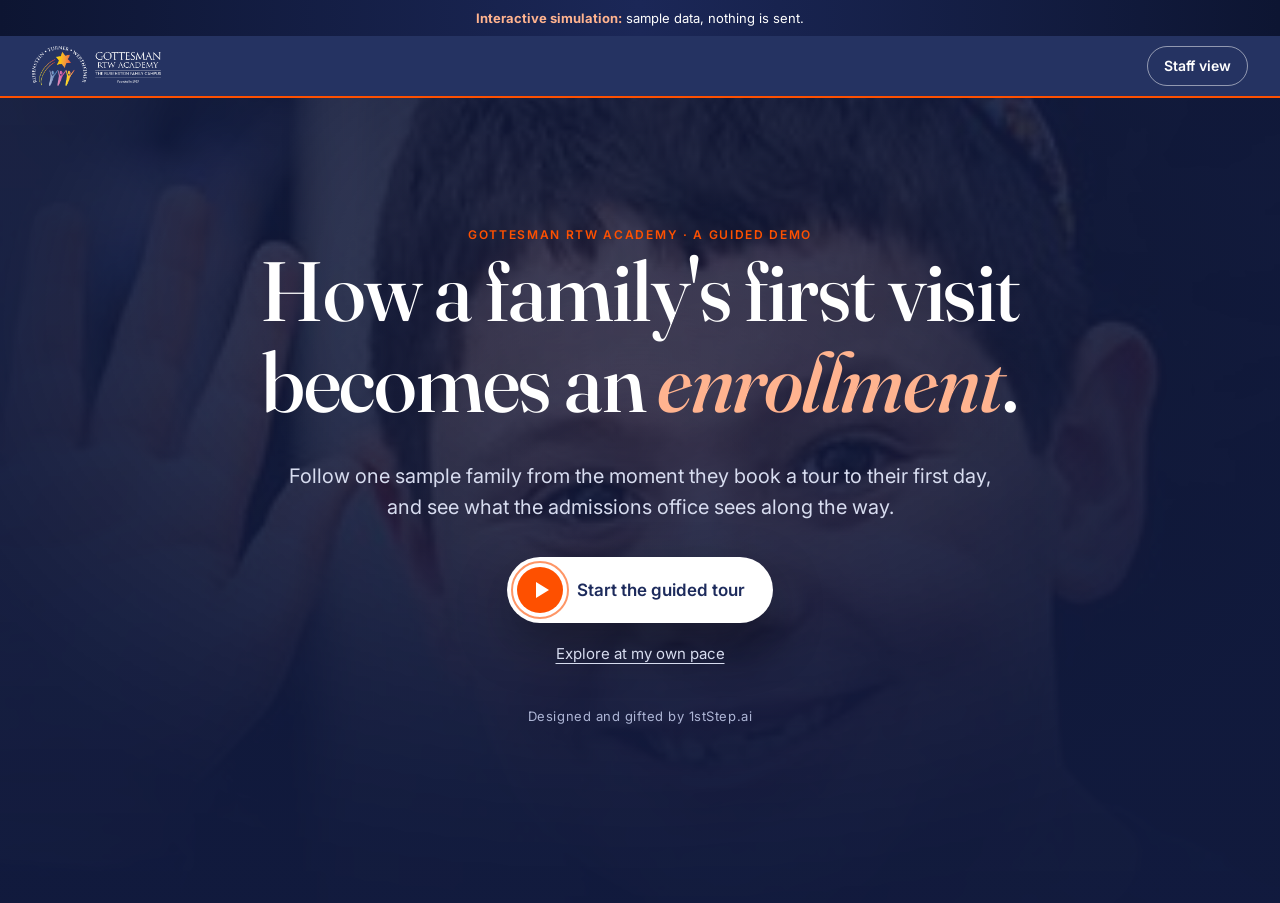
<file: simulation.html>
<!DOCTYPE html><html lang="en"><head><meta charset="utf-8"><meta name="viewport" content="width=device-width,initial-scale=1,viewport-fit=cover">
<meta name="robots" content="noindex,nofollow"><title>How a family's first visit becomes an enrollment · Gottesman RTW Academy (Simulation)</title>
<meta name="description" content="An interactive simulation of tour booking and follow-up for Gottesman RTW Academy, using sample data. Nothing is sent.">
<meta name="theme-color" content="#111a3d"><link rel="icon" href="img/logo.png">
<link rel="preconnect" href="https://fonts.googleapis.com"><link rel="preconnect" href="https://fonts.gstatic.com" crossorigin>
<link href="https://fonts.googleapis.com/css2?family=Fraunces:ital,opsz,wght@0,9..144,400..700;1,9..144,400..600&family=Inter:wght@400;500;600;700&display=swap" rel="stylesheet">
<link rel="stylesheet" href="css/sim2.css"></head><body>
<div class="banner" role="status"><b>Interactive simulation:</b> sample data, nothing is sent.</div>
<header class="bar"><a class="logo" href="index.html" aria-label="Back to the website concept"><img src="img/logo.png" alt="Gottesman RTW Academy" width="129" height="40"></a>
<ol class="days" id="days" aria-label="Timeline"><li>Day 0</li><li>Day 1</li><li>Tour day</li><li>+3 days</li><li>Spring</li></ol>
<button class="staff" id="staffBtn" type="button">Staff view</button></header>
<main id="main"><div class="stage" id="stage" aria-live="polite"></div></main>
<div class="dock" id="dock" hidden><p class="cap" id="cap"></p><div class="ctl">
<button class="ib" id="prev" type="button" aria-label="Previous step">‹</button>
<button class="play" id="play" type="button" aria-label="Pause guided tour"><span class="pi"></span><span class="pl">Pause</span></button>
<button class="ib" id="next" type="button" aria-label="Next step">›</button>
<div class="pips" id="pips"></div></div></div>
<aside class="drawer" id="drawer" aria-hidden="true" aria-label="Family details"><div class="dh"><div><span class="eb">Family detail · sample</span><h3 id="dname"></h3><p id="dmeta"></p></div><button class="ib" id="dclose" type="button" aria-label="Close">×</button></div><ol class="hist" id="dhist"></ol></aside>
<div class="scrim" id="scrim"></div>
<script src="js/sim2.js"></script></body></html>
</file>
<file: css/sim2.css>
:root{--or:#FE5000;--or2:#ff7a3d;--navy:#1d2b5c;--navy2:#111a3d;--ink:#1a1f33;--mut:#5f6680;--cream:#f7f2ea;--bg:#fbf8f4;--line:#ebe5dc;--blue:#0a84ff;--ease:cubic-bezier(.22,1,.36,1);--sh:0 30px 80px rgba(17,26,61,.18)}
*{box-sizing:border-box}html,body{margin:0;overflow-x:hidden}
body{font:400 16px/1.55 Inter,system-ui,sans-serif;color:var(--ink);background:var(--bg);-webkit-font-smoothing:antialiased}
h1,h2,h3{font-family:Fraunces,Georgia,serif;color:var(--navy);line-height:1.08;letter-spacing:-.015em;margin:0 0 .4em;font-weight:600}
button{font:inherit;cursor:pointer}
.eb{display:inline-block;font:600 12px Inter,sans-serif;letter-spacing:.14em;text-transform:uppercase;color:var(--or)}
.lk{color:var(--blue);text-decoration:underline;text-underline-offset:2px;cursor:default}
/* banner + bar: banner is the very first element, sticky at 0, so there is no gap above it */
.banner{position:sticky;top:0;z-index:60;margin:0;background:linear-gradient(90deg,#0d1532,#1b2757,#0d1532);color:#fff;text-align:center;font-size:13px;padding:8px 14px}
.banner b{color:#ffb38f}
.bar{position:sticky;top:35px;z-index:55;display:flex;align-items:center;gap:18px;padding:10px clamp(14px,3vw,32px);background:rgba(29,43,92,.96);backdrop-filter:blur(10px);border-bottom:2px solid var(--or)}
.logo img{display:block;height:40px;width:auto}
.days{flex:1;display:flex;list-style:none;margin:0 auto;padding:0;max-width:620px;position:relative;counter-reset:d}
.days:before{content:"";position:absolute;left:10%;right:10%;top:7px;height:2px;background:rgba(255,255,255,.18)}
.days:after{content:"";position:absolute;left:10%;top:7px;height:2px;width:calc(var(--p,0)*80%);background:var(--or);transition:width .9s var(--ease)}
.days li{flex:1;text-align:center;color:#aeb6d6;font-size:12px;font-weight:600;padding-top:20px;position:relative;transition:color .4s;white-space:nowrap}
.days li:before{content:"";position:absolute;top:2px;left:50%;width:12px;height:12px;margin-left:-6px;border-radius:50%;background:#2c3a6e;border:2px solid #4a5891;z-index:1;transition:all .5s var(--ease)}
.days li.done{color:#dfe3f3}.days li.done:before{background:var(--or);border-color:var(--or)}
.days li.on{color:#fff}.days li.on:before{background:#fff;border-color:var(--or);box-shadow:0 0 0 5px rgba(254,80,0,.3);transform:scale(1.15)}
.staff{border:1.5px solid rgba(255,255,255,.5);background:transparent;color:#fff;border-radius:999px;padding:8px 16px;font-weight:600;font-size:14px}
.staff:hover,.staff.on{background:#fff;color:var(--navy)}
/* stage */
.stage{min-height:calc(100vh - 100px);padding:clamp(28px,5vw,64px) clamp(16px,4vw,48px) 150px}
.scene{max-width:1180px;margin:0 auto;display:grid;grid-template-columns:minmax(0,.85fr) minmax(0,1.15fr);gap:clamp(28px,5vw,72px);align-items:center}
.copy h2{font-size:clamp(30px,4.2vw,52px)}
.copy p{font-size:clamp(16px,1.5vw,19px);color:var(--mut);max-width:30em}
.copy .when{display:inline-flex;gap:8px;align-items:center;background:#fff;border:1px solid var(--line);border-radius:999px;padding:6px 14px;font-size:13px;font-weight:600;color:var(--navy);margin-bottom:18px}
.copy .when i{width:8px;height:8px;border-radius:50%;background:var(--or);box-shadow:0 0 0 4px rgba(254,80,0,.18)}
.devs{position:relative;display:flex;gap:24px;justify-content:center;align-items:center;flex-wrap:wrap;min-width:0}
/* reveal choreography */
.q{opacity:0;transform:translateY(18px);transition:opacity .7s var(--ease),transform .7s var(--ease)}
.q.in{opacity:1;transform:none}
.q.pop{transform:translateY(10px) scale(.96)}.q.pop.in{transform:none}
/* hero */
.hero{position:relative;margin:calc(-1*clamp(28px,5vw,64px)) calc(-1*clamp(16px,4vw,48px)) -150px;min-height:calc(100vh - 95px);display:grid;place-items:center;text-align:center;color:#fff;overflow:hidden;padding:60px 20px 80px}
.hero img{position:absolute;inset:0;width:100%;height:100%;object-fit:cover;transform:scale(1.08);animation:kb 24s ease-out forwards}
.hero:before{content:"";position:absolute;inset:0;z-index:1;background:radial-gradient(ellipse at 50% 40%,rgba(17,26,61,.55),rgba(17,26,61,.92) 75%),linear-gradient(180deg,rgba(17,26,61,.3),rgba(17,26,61,.95))}
.hero>div{position:relative;z-index:2;max-width:880px}
.hero h1{color:#fff;font-size:clamp(38px,6.6vw,84px);font-weight:500}
.hero h1 em{color:#ffb38f;font-style:italic}
.hero p{font-size:clamp(16px,1.8vw,20px);color:#d7dcef;max-width:36em;margin:0 auto 34px}
.start{display:inline-flex;align-items:center;gap:14px;border:0;border-radius:999px;padding:10px 28px 10px 10px;background:#fff;color:var(--navy);font-weight:600;font-size:17px;box-shadow:0 20px 50px rgba(0,0,0,.35);transition:transform .3s var(--ease),box-shadow .3s}
.start:hover{transform:translateY(-3px);box-shadow:0 26px 60px rgba(0,0,0,.45)}
.start span{width:46px;height:46px;border-radius:50%;background:var(--or);display:grid;place-items:center;position:relative}
.start span:before{content:"";border-left:13px solid #fff;border-top:8px solid transparent;border-bottom:8px solid transparent;margin-left:4px}
.start span:after{content:"";position:absolute;inset:-6px;border-radius:50%;border:2px solid rgba(254,80,0,.6);animation:ring 2.2s infinite}
.alt{display:block;margin:18px auto 0;background:none;border:0;color:#d7dcef;text-decoration:underline;text-underline-offset:4px;font-size:15px}
.hero .gift{margin-top:40px;font-size:13px;color:#aeb6d6;letter-spacing:.04em}
@keyframes kb{to{transform:scale(1)}}@keyframes ring{0%{transform:scale(.9);opacity:1}100%{transform:scale(1.5);opacity:0}}
/* iPhone */
.phone{width:min(300px,82vw);aspect-ratio:300/610;background:#0b0b0f;border-radius:48px;padding:11px;box-shadow:var(--sh),inset 0 0 0 2px #2a2a32,0 0 0 1px #000;position:relative;flex:none}
.phone:before{content:"";position:absolute;top:21px;left:50%;width:92px;height:26px;margin-left:-46px;background:#000;border-radius:20px;z-index:3}
.scr{height:100%;background:#fff;border-radius:38px;overflow:hidden;display:flex;flex-direction:column;font-family:-apple-system,"SF Pro Text",Inter,sans-serif}
.sb{display:flex;justify-content:space-between;padding:15px 26px 0;font-size:13px;font-weight:600;height:44px;flex:none}
.sb i{font-style:normal;letter-spacing:1px;font-size:11px}
.th{text-align:center;padding:4px 0 8px;border-bottom:1px solid #eee;background:#f7f7f9;flex:none}
.th .av{width:40px;height:40px;border-radius:50%;margin:0 auto 3px;background:linear-gradient(135deg,var(--navy),#3a4c8f);color:#fff;display:grid;place-items:center;font:600 14px Inter}
.th b{font-size:11.5px;font-weight:500;color:#222}
.ms{flex:1;overflow:hidden;padding:10px 10px;display:flex;flex-direction:column;gap:5px;justify-content:flex-start}
.ts{text-align:center;font-size:10px;color:#8e8e93;margin:4px 0}
.bb{max-width:80%;padding:7px 11px;border-radius:17px;font-size:12.5px;line-height:1.35;background:#e9e9eb;color:#111;align-self:flex-start;border-bottom-left-radius:5px}
.bb.me{background:var(--blue);color:#fff;align-self:flex-end;border-bottom-left-radius:17px;border-bottom-right-radius:5px}
.bb .lk{color:inherit}.bb.me .lk{color:#fff}
.bb.card{padding:0;overflow:hidden;background:#e9e9eb}.bb.card div{height:70px;background:center/cover}.bb.card p{margin:0;padding:7px 11px;font-size:11.5px}.bb.card small{display:block;color:#666}
.typ{align-self:flex-start;background:#e9e9eb;border-radius:17px;padding:9px 12px;display:flex;gap:4px}
.typ i{width:7px;height:7px;border-radius:50%;background:#9a9aa0;animation:tp 1.2s infinite}.typ i:nth-child(2){animation-delay:.15s}.typ i:nth-child(3){animation-delay:.3s}
@keyframes tp{0%,60%,100%{transform:none;opacity:.5}30%{transform:translateY(-3px);opacity:1}}
.inp{margin:6px 10px 14px;border:1px solid #ddd;border-radius:18px;padding:6px 12px;font-size:12px;color:#aaa;flex:none}
.dread{align-self:flex-end;font-size:9.5px;color:#8e8e93;margin-top:-2px}
/* phone web booking */
.web{flex:1;padding:12px 16px;background:var(--bg);font-family:Inter,sans-serif;overflow:hidden}
.web .url{font-size:10.5px;text-align:center;background:#eee;border-radius:9px;padding:5px;color:#555;margin-bottom:12px}
.web h4{font:600 17px Fraunces,serif;color:var(--navy);margin:0 0 10px}
.web .chips{display:flex;gap:5px;flex-wrap:wrap;margin-bottom:10px}
.web .chips span{border:1px solid var(--line);background:#fff;border-radius:10px;padding:6px 8px;font-size:11px;transition:all .3s}
.web .chips span.on{background:var(--navy);color:#fff;border-color:var(--navy)}
.web label{display:block;font-size:10.5px;color:var(--mut);margin-top:8px}
.web .f{background:#fff;border:1px solid var(--line);border-radius:9px;padding:7px 9px;font-size:12px;min-height:30px}
.web .f.on{border-color:var(--or);box-shadow:0 0 0 3px rgba(254,80,0,.15)}
.web .go{margin-top:14px;background:var(--or);color:#fff;text-align:center;border-radius:999px;padding:10px;font-weight:600;font-size:13px;transition:transform .2s}
.web .go.press{transform:scale(.95)}
.web .ok{text-align:center;padding-top:40px}.web .ok b{display:grid;place-items:center;width:64px;height:64px;margin:0 auto 14px;border-radius:50%;background:#e8f6ee;color:#1f9d55;font-size:30px}
/* mail */
.mail{width:min(560px,100%);background:#fff;border-radius:14px;box-shadow:var(--sh);overflow:hidden;border:1px solid #e3e3e8;font-family:-apple-system,Inter,sans-serif}
.mtb{height:38px;background:linear-gradient(#f6f6f8,#ececf0);border-bottom:1px solid #ddd;display:flex;align-items:center;gap:7px;padding:0 14px}
.mtb i{width:12px;height:12px;border-radius:50%;background:#ff5f57}.mtb i:nth-child(2){background:#febc2e}.mtb i:nth-child(3){background:#28c840}
.mtb span{flex:1;text-align:center;font-size:12px;color:#666;margin-right:50px}
.mhd{padding:16px 22px;border-bottom:1px solid #eee;display:flex;gap:12px}
.mhd .av{width:40px;height:40px;flex:none;border-radius:50%;background:var(--navy);color:#fff;display:grid;place-items:center;font:600 13px Inter}
.mhd b{display:block;font-size:14px}.mhd small{color:#777;font-size:12px;display:block}
.mhd h4{margin:6px 0 0;font:600 16px Inter,sans-serif;color:#111}
.mbd{padding:18px 22px 22px;font-size:14px;color:#333}
.mbd p{margin:0 0 12px}
.ics{display:flex;gap:14px;align-items:center;border:1px solid #e5e5ea;border-radius:12px;padding:12px;margin:14px 0;background:#fafafc}
.cal{width:58px;flex:none;border-radius:10px;overflow:hidden;text-align:center;background:#fff;box-shadow:0 2px 8px rgba(0,0,0,.08)}
.cal small{display:block;background:#ff3b30;color:#fff;font-size:10px;font-weight:700;letter-spacing:.08em;padding:3px 0}
.cal b{display:block;font-size:24px;font-weight:600;padding:4px 0;color:#111}
.ics strong{display:block;font-size:14px}.ics span{font-size:12.5px;color:#666}
.pill{display:inline-block;margin-top:6px;border-radius:999px;background:var(--navy);color:#fff;padding:5px 12px;font-size:12px;font-weight:600;cursor:default}
/* desktop notification + calendar */
.desk{width:min(520px,100%);border-radius:16px;overflow:hidden;box-shadow:var(--sh);background:linear-gradient(135deg,#2a3a78,#16204a 60%,#3a2a4a);padding:18px;position:relative;min-height:280px}
.desk .lbl{font-size:11px;color:#aeb6d6;letter-spacing:.1em;text-transform:uppercase;margin-bottom:10px}
.noti{display:flex;gap:12px;align-items:flex-start;background:rgba(255,255,255,.82);backdrop-filter:blur(16px);border-radius:16px;padding:12px 14px;box-shadow:0 10px 30px rgba(0,0,0,.25);margin-bottom:12px;font-family:-apple-system,Inter,sans-serif}
.noti .ap{width:34px;height:34px;flex:none;border-radius:9px;background:var(--or);color:#fff;display:grid;place-items:center;font:700 13px Inter}
.noti b{font-size:13px;display:block;color:#111}.noti p{margin:1px 0 0;font-size:12.5px;color:#333}.noti small{margin-left:auto;font-size:11px;color:#666;white-space:nowrap}
.noti .tx{flex:1;min-width:0}
.calw{background:#fff;border-radius:14px;padding:12px 14px;font-family:-apple-system,Inter,sans-serif}
.calw h5{margin:0 0 8px;font-size:13px;color:#111}
.ev{display:flex;gap:10px;font-size:12.5px;padding:7px 9px;border-radius:8px;background:#fff3eb;border-left:3px solid var(--or);margin-bottom:6px}
.ev.alt2{background:#eef1fa;border-left-color:var(--navy)}.ev time{font-weight:600;min-width:62px;color:#333}.ev span{color:#444}
/* status steps (spring) */
.status{width:min(360px,100%);background:#fff;border-radius:18px;box-shadow:var(--sh);padding:22px}
.status h4{font:600 18px Fraunces,serif;color:var(--navy);margin:0 0 14px}
.st{display:flex;gap:12px;align-items:center;padding:10px 0;border-top:1px solid var(--line);color:var(--mut);font-size:14px}
.st b{width:26px;height:26px;flex:none;border-radius:50%;border:2px solid var(--line);display:grid;place-items:center;font-size:13px;color:#fff;transition:all .5s var(--ease)}
.st.on{color:var(--ink);font-weight:600}.st.on b{background:var(--or);border-color:var(--or)}
.st.fin b{background:#1f9d55;border-color:#1f9d55}
.sep{width:100%;text-align:center;font-size:12px;letter-spacing:.12em;text-transform:uppercase;color:var(--mut);display:flex;align-items:center;gap:12px}
.sep:before,.sep:after{content:"";flex:1;height:1px;background:var(--line)}
.sm .phone{width:min(250px,72vw)}
/* dashboard */
.dash{max-width:1240px;margin:0 auto}
.dtop{display:flex;justify-content:space-between;align-items:flex-end;gap:16px;flex-wrap:wrap;margin-bottom:20px}
.dtop h2{font-size:clamp(28px,3.6vw,44px);margin:6px 0 4px}.dtop p{margin:0;color:var(--mut)}
.btn{border:0;border-radius:999px;padding:12px 22px;font-weight:600;font-size:15px;background:var(--or);color:#fff;box-shadow:0 10px 24px rgba(254,80,0,.3);transition:transform .2s}
.btn:hover{transform:translateY(-2px)}.btn.g{background:#fff;color:var(--navy);border:1px solid var(--line);box-shadow:none}
.kan{display:grid;grid-template-columns:repeat(6,minmax(0,1fr));gap:12px}
.col{background:#f1ece4;border-radius:16px;padding:10px;min-height:300px;min-width:0}
.col h4{font:600 11.5px Inter;text-transform:uppercase;letter-spacing:.08em;color:var(--mut);display:flex;justify-content:space-between;margin:2px 4px 10px}
.col h4 span{background:#fff;border-radius:999px;padding:0 8px;color:var(--navy)}
.fc{display:block;width:100%;text-align:left;background:#fff;border:1px solid var(--line);border-radius:12px;padding:10px 11px;margin-bottom:8px;box-shadow:0 2px 6px rgba(17,26,61,.05);font-size:13px;transition:box-shadow .2s}
.fc:hover{box-shadow:0 8px 20px rgba(17,26,61,.12)}
.fc b{display:block;color:var(--navy);font-size:13.5px}.fc small{color:var(--mut);font-size:11.5px}
.fc.you{border:2px solid var(--or);box-shadow:0 8px 24px rgba(254,80,0,.18)}
.fc.you:after{content:"Featured family";display:inline-block;margin-top:5px;font-size:10px;font-weight:700;text-transform:uppercase;letter-spacing:.08em;color:var(--or)}
.fc.new{animation:nw .8s var(--ease)}@keyframes nw{from{opacity:0;transform:scale(.9)}}
.saved{margin-top:20px;display:grid;grid-template-columns:auto 1fr;gap:24px;align-items:center;background:#fff;border:1px dashed #d9cfc1;border-radius:18px;padding:18px 22px}
.saved .big{font:600 clamp(24px,3vw,34px) Fraunces,serif;color:var(--navy)}
.saved .asm{font-size:13px;color:var(--mut);margin:0}
.drawer{position:fixed;top:0;right:0;bottom:0;width:min(420px,100%);background:#fff;z-index:80;box-shadow:-20px 0 60px rgba(17,26,61,.25);transform:translateX(100%);visibility:hidden;transition:transform .5s var(--ease),visibility 0s .5s;overflow:auto;padding:24px}
.drawer.open{transform:none;visibility:visible;transition:transform .5s var(--ease)}
.dh{display:flex;justify-content:space-between;gap:12px;border-bottom:1px solid var(--line);padding-bottom:14px;margin-bottom:14px}.dh h3{font-size:24px;margin:4px 0 2px}.dh p{margin:0;color:var(--mut);font-size:14px}
.hist{list-style:none;margin:0;padding:0 0 0 18px;border-left:2px solid var(--line)}
.hist li{position:relative;margin:0 0 16px;font-size:13.5px}
.hist li:before{content:"";position:absolute;left:-25px;top:4px;width:12px;height:12px;border-radius:50%;background:#fff;border:2px solid var(--or)}
.hist small{display:block;color:var(--mut);font-size:11.5px;font-weight:600;text-transform:uppercase;letter-spacing:.06em}
.hist p{margin:3px 0 0;background:var(--bg);border-radius:10px;padding:8px 10px}
.scrim{position:fixed;inset:0;background:rgba(17,26,61,.35);z-index:70;opacity:0;pointer-events:none;transition:opacity .4s}.scrim.on{opacity:1;pointer-events:auto}
/* closing */
.close{max-width:1080px;margin:0 auto;text-align:center}
.close h2{font-size:clamp(34px,5vw,64px)}.close>p{color:var(--mut);font-size:18px;max-width:34em;margin:0 auto 34px}
.caps{display:grid;grid-template-columns:repeat(3,minmax(0,1fr));gap:14px;text-align:left;margin-bottom:40px}
.caps div{background:#fff;border:1px solid var(--line);border-radius:18px;padding:20px}
.caps b{display:block;font:600 18px Fraunces,serif;color:var(--navy);margin-bottom:6px}.caps span{font-size:14px;color:var(--mut)}
.caps i{display:grid;place-items:center;width:34px;height:34px;border-radius:10px;background:#fff1e8;color:var(--or);font-style:normal;font-weight:700;margin-bottom:12px}
.gifted{display:inline-block;background:var(--navy);color:#fff;border-radius:22px;padding:26px 34px}
.gifted p{margin:0 0 14px;color:#d7dcef}.gifted strong{font:500 clamp(22px,2.6vw,30px) Fraunces,serif;color:#fff;display:block;margin-bottom:6px}
.gifted .row{display:flex;gap:10px;justify-content:center;flex-wrap:wrap}
/* dock */
.dock{position:fixed;left:50%;bottom:max(16px,env(safe-area-inset-bottom));transform:translateX(-50%);z-index:50;width:min(760px,calc(100% - 24px));background:rgba(17,26,61,.92);backdrop-filter:blur(14px);color:#fff;border-radius:22px;padding:12px 14px 12px 20px;box-shadow:0 20px 50px rgba(17,26,61,.35);display:flex;align-items:center;gap:16px}
.dock[hidden]{display:none}
.cap{flex:1;margin:0;font-size:14px;line-height:1.4;color:#e6e9f5;min-width:0;transition:opacity .4s}
.ctl{display:flex;align-items:center;gap:8px;flex:none}
.ib{width:38px;height:38px;border-radius:50%;border:1px solid rgba(255,255,255,.25);background:transparent;color:inherit;font-size:22px;line-height:1;display:grid;place-items:center}
.drawer .ib{border-color:var(--line);color:var(--navy)}
.play{display:flex;align-items:center;gap:8px;border:0;border-radius:999px;background:var(--or);color:#fff;padding:9px 16px;font-weight:600;font-size:14px}
.pi{width:10px;height:12px;border-left:3px solid #fff;border-right:3px solid #fff}
.play.paused .pi{border-right:0;border-left:10px solid #fff;border-top:6px solid transparent;border-bottom:6px solid transparent;width:0;height:0}
.pips{display:flex;gap:4px;margin-left:6px}.pips i{width:6px;height:6px;border-radius:3px;background:rgba(255,255,255,.3);transition:all .4s var(--ease)}.pips i.on{width:20px;background:var(--or)}
.pbar{position:absolute;left:20px;right:20px;bottom:5px;height:2px;border-radius:2px;background:rgba(255,255,255,.12);overflow:hidden}.pbar i{display:block;height:100%;width:0;background:var(--or2)}
@media(max-width:900px){.scene{grid-template-columns:1fr;gap:28px}.copy{text-align:center}.copy p{margin-left:auto;margin-right:auto}
.kan{grid-template-columns:repeat(6,minmax(200px,1fr));overflow-x:auto;scroll-snap-type:x mandatory;padding-bottom:8px}.col{scroll-snap-align:start}
.caps{grid-template-columns:1fr 1fr}.saved{grid-template-columns:1fr}}
@media(max-width:600px){.bar{gap:10px;flex-wrap:wrap;padding:8px 12px}.logo img{height:32px}.days{order:3;flex-basis:100%;max-width:none}.days li{font-size:10.5px}.staff{margin-left:auto;padding:6px 12px;font-size:13px}
.bar{top:33px}.banner{font-size:12px}.stage{padding-bottom:190px}
.dock{flex-direction:column;align-items:stretch;gap:10px;padding:12px 14px 14px}.ctl{justify-content:center}.cap{font-size:13px;text-align:center}
.caps{grid-template-columns:1fr}.kan{grid-template-columns:repeat(6,78%)}.mbd,.mhd{padding-left:16px;padding-right:16px}.devs{gap:18px}}
@media(prefers-reduced-motion:reduce){*,*:before,*:after{animation:none!important;transition:none!important}.q{opacity:1;transform:none}}
.gone{display:none}.later{display:none}.later.in{display:block}
.ms{justify-content:flex-end}.ms .q:not(.in){display:none}.ms .q.in{animation:bin .5s var(--ease)}
@keyframes bin{from{opacity:0;transform:translateY(10px) scale(.97)}}
.ib:disabled{opacity:.35;cursor:default}
/* newsletter step */
.nlt{display:inline-flex;background:#eef0f6;border-radius:999px;padding:3px;margin-bottom:12px}
.nlt button{border:0;background:transparent;font:600 13px Inter,sans-serif;color:#5f6680;padding:7px 16px;border-radius:999px;cursor:pointer;transition:background .25s,color .25s}
.nlt button.on{background:#1d2b5c;color:#fff}.nlt button:focus-visible{outline:2px solid #FE5000;outline-offset:2px}
.nlv{position:relative}
.nla,.nlb{height:min(460px,52vh);border-radius:10px;overflow:hidden;border:1px solid #e3e3e8;background:#f7f2ea}
.nla iframe{width:100%;height:100%;border:0;display:block;background:#f7f2ea}
.nlb{overflow:auto;padding:14px;background:#fff;display:flex;flex-direction:column;gap:10px;filter:blur(2.5px) saturate(.9)}
.nlb[hidden],.nla[hidden]{display:none}
.ob{flex:none;border-radius:4px;background:linear-gradient(135deg,#cfd6e8,#e8d9a8)}
.ob.t{height:70px;background:linear-gradient(90deg,#2b4ea8,#f2c94c)}.ob.p{height:150px;background:linear-gradient(160deg,#b8c4d9,#d9c7a8 60%,#c9b8a0)}.ob.p.s{height:110px}
.ob.l{height:12px;width:92%;background:#c8ccd6}.ob.l.s{width:64%}
.nlc{font-size:12.5px;color:#5f6680;margin:8px 0 0}
.caps div:nth-child(7){grid-column:1/-1;background:#1d2b5c;border-color:#1d2b5c}.caps div:nth-child(7) b{color:#fff}.caps div:nth-child(7) span{color:#d6dcf2}.caps div:nth-child(7) a{color:#ffb38f}
@media(max-width:600px){.nla,.nlb{height:58vh}}
@media(prefers-reduced-motion:reduce){.nlt button{transition:none}}
</file>
